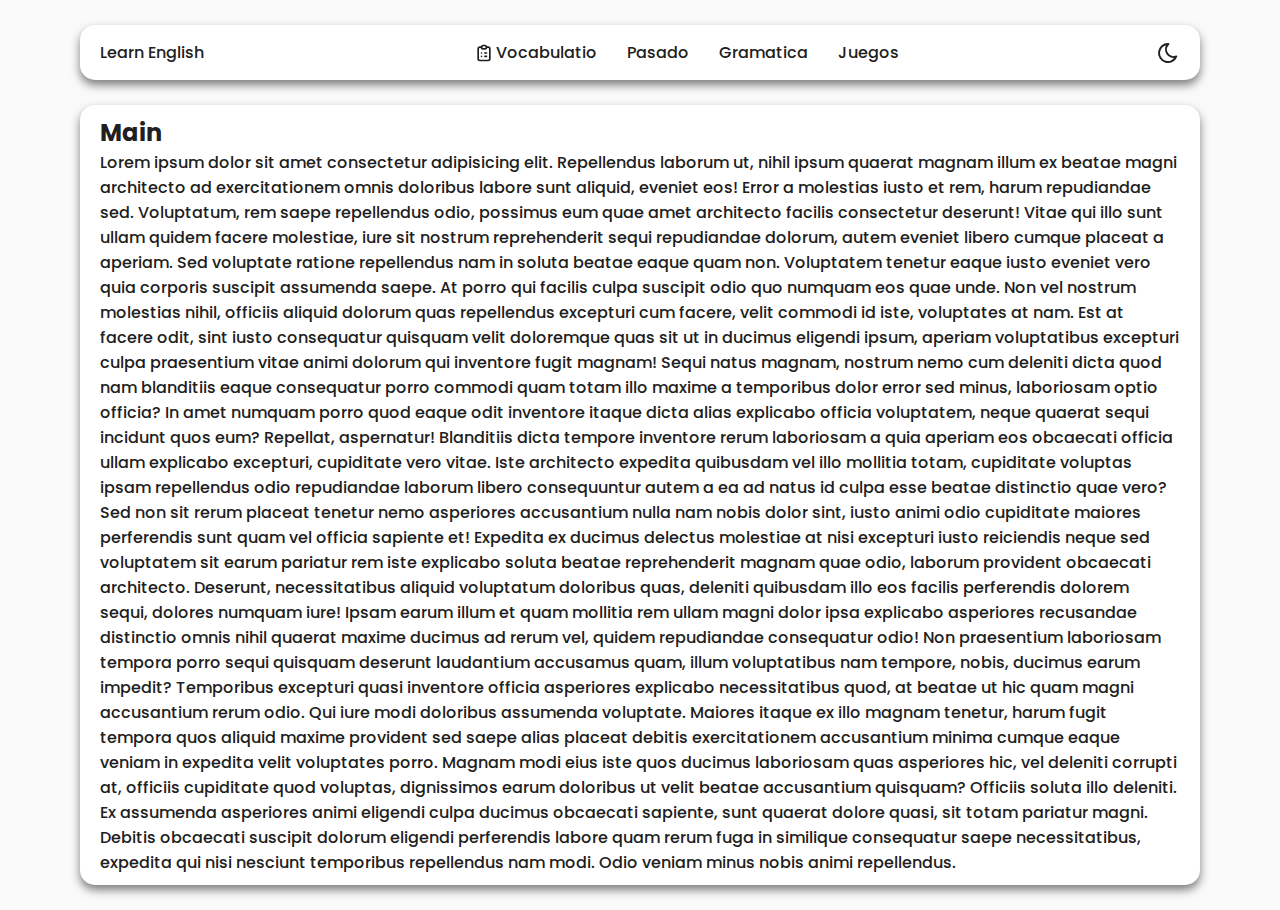
<file: index.html>
<!DOCTYPE html>
<html lang="en">
  <head>
    <meta charset="UTF-8" />
    <meta name="viewport" content="width=device-width, initial-scale=1.0" />
    <link rel="stylesheet" href="css/style.css" />
    <link
      href="https://unpkg.com/boxicons@2.1.4/css/boxicons.min.css"
      rel="stylesheet"
    />

    <title>Learning english</title>
  </head>
  <body>
    <header class="standard-measures">
      <p>Learn English</p>
      <nav>
        <ul>
          <li>
            <svg
              width="24"
              height="20"
              viewBox="0 0 24 24"
              fill="none"
              stroke="currentColor"
              stroke-width="2"
              stroke-linecap="round"
              stroke-linejoin="round"
              class="icon icon-tabler icons-tabler-outline icon-tabler-clipboard-list"
            >
              <path stroke="none" d="M0 0h24v24H0z" fill="none" />
              <path
                d="M9 5h-2a2 2 0 0 0 -2 2v12a2 2 0 0 0 2 2h10a2 2 0 0 0 2 -2v-12a2 2 0 0 0 -2 -2h-2"
              />
              <path
                d="M9 3m0 2a2 2 0 0 1 2 -2h2a2 2 0 0 1 2 2v0a2 2 0 0 1 -2 2h-2a2 2 0 0 1 -2 -2z"
              />
              <path d="M9 12l.01 0" />
              <path d="M13 12l2 0" />
              <path d="M9 16l.01 0" />
              <path d="M13 16l2 0" /></svg
            >Vocabulatio
          </li>
          <li>Pasado</li>
          <li>Gramatica</li>
          <li>Juegos</li>
        </ul>
      </nav>
      <svg
        xmlns="http://www.w3.org/2000/svg"
        width="24"
        height="24"
        viewBox="0 0 24 24"
        fill="none"
        stroke="currentColor"
        stroke-width="2"
        stroke-linecap="round"
        stroke-linejoin="round"
        class="icon icon-tabler icons-tabler-outline icon-tabler-moon"
      >
        <path stroke="none" d="M0 0h24v24H0z" fill="none" />
        <path
          d="M12 3c.132 0 .263 0 .393 0a7.5 7.5 0 0 0 7.92 12.446a9 9 0 1 1 -8.313 -12.454z"
        />
      </svg>
    </header>
    <main class="standard-measures">
      <h2>Main</h2>
      Lorem ipsum dolor sit amet consectetur adipisicing elit. Repellendus
      laborum ut, nihil ipsum quaerat magnam illum ex beatae magni architecto ad
      exercitationem omnis doloribus labore sunt aliquid, eveniet eos! Error a
      molestias iusto et rem, harum repudiandae sed. Voluptatum, rem saepe
      repellendus odio, possimus eum quae amet architecto facilis consectetur
      deserunt! Vitae qui illo sunt ullam quidem facere molestiae, iure sit
      nostrum reprehenderit sequi repudiandae dolorum, autem eveniet libero
      cumque placeat a aperiam. Sed voluptate ratione repellendus nam in soluta
      beatae eaque quam non. Voluptatem tenetur eaque iusto eveniet vero quia
      corporis suscipit assumenda saepe. At porro qui facilis culpa suscipit
      odio quo numquam eos quae unde. Non vel nostrum molestias nihil, officiis
      aliquid dolorum quas repellendus excepturi cum facere, velit commodi id
      iste, voluptates at nam. Est at facere odit, sint iusto consequatur
      quisquam velit doloremque quas sit ut in ducimus eligendi ipsum, aperiam
      voluptatibus excepturi culpa praesentium vitae animi dolorum qui inventore
      fugit magnam! Sequi natus magnam, nostrum nemo cum deleniti dicta quod nam
      blanditiis eaque consequatur porro commodi quam totam illo maxime a
      temporibus dolor error sed minus, laboriosam optio officia? In amet
      numquam porro quod eaque odit inventore itaque dicta alias explicabo
      officia voluptatem, neque quaerat sequi incidunt quos eum? Repellat,
      aspernatur! Blanditiis dicta tempore inventore rerum laboriosam a quia
      aperiam eos obcaecati officia ullam explicabo excepturi, cupiditate vero
      vitae. Iste architecto expedita quibusdam vel illo mollitia totam,
      cupiditate voluptas ipsam repellendus odio repudiandae laborum libero
      consequuntur autem a ea ad natus id culpa esse beatae distinctio quae
      vero? Sed non sit rerum placeat tenetur nemo asperiores accusantium nulla
      nam nobis dolor sint, iusto animi odio cupiditate maiores perferendis sunt
      quam vel officia sapiente et! Expedita ex ducimus delectus molestiae at
      nisi excepturi iusto reiciendis neque sed voluptatem sit earum pariatur
      rem iste explicabo soluta beatae reprehenderit magnam quae odio, laborum
      provident obcaecati architecto. Deserunt, necessitatibus aliquid
      voluptatum doloribus quas, deleniti quibusdam illo eos facilis perferendis
      dolorem sequi, dolores numquam iure! Ipsam earum illum et quam mollitia
      rem ullam magni dolor ipsa explicabo asperiores recusandae distinctio
      omnis nihil quaerat maxime ducimus ad rerum vel, quidem repudiandae
      consequatur odio! Non praesentium laboriosam tempora porro sequi quisquam
      deserunt laudantium accusamus quam, illum voluptatibus nam tempore, nobis,
      ducimus earum impedit? Temporibus excepturi quasi inventore officia
      asperiores explicabo necessitatibus quod, at beatae ut hic quam magni
      accusantium rerum odio. Qui iure modi doloribus assumenda voluptate.
      Maiores itaque ex illo magnam tenetur, harum fugit tempora quos aliquid
      maxime provident sed saepe alias placeat debitis exercitationem
      accusantium minima cumque eaque veniam in expedita velit voluptates porro.
      Magnam modi eius iste quos ducimus laboriosam quas asperiores hic, vel
      deleniti corrupti at, officiis cupiditate quod voluptas, dignissimos earum
      doloribus ut velit beatae accusantium quisquam? Officiis soluta illo
      deleniti. Ex assumenda asperiores animi eligendi culpa ducimus obcaecati
      sapiente, sunt quaerat dolore quasi, sit totam pariatur magni. Debitis
      obcaecati suscipit dolorum eligendi perferendis labore quam rerum fuga in
      similique consequatur saepe necessitatibus, expedita qui nisi nesciunt
      temporibus repellendus nam modi. Odio veniam minus nobis animi
      repellendus.
    </main>
  </body>
</html>
</file>
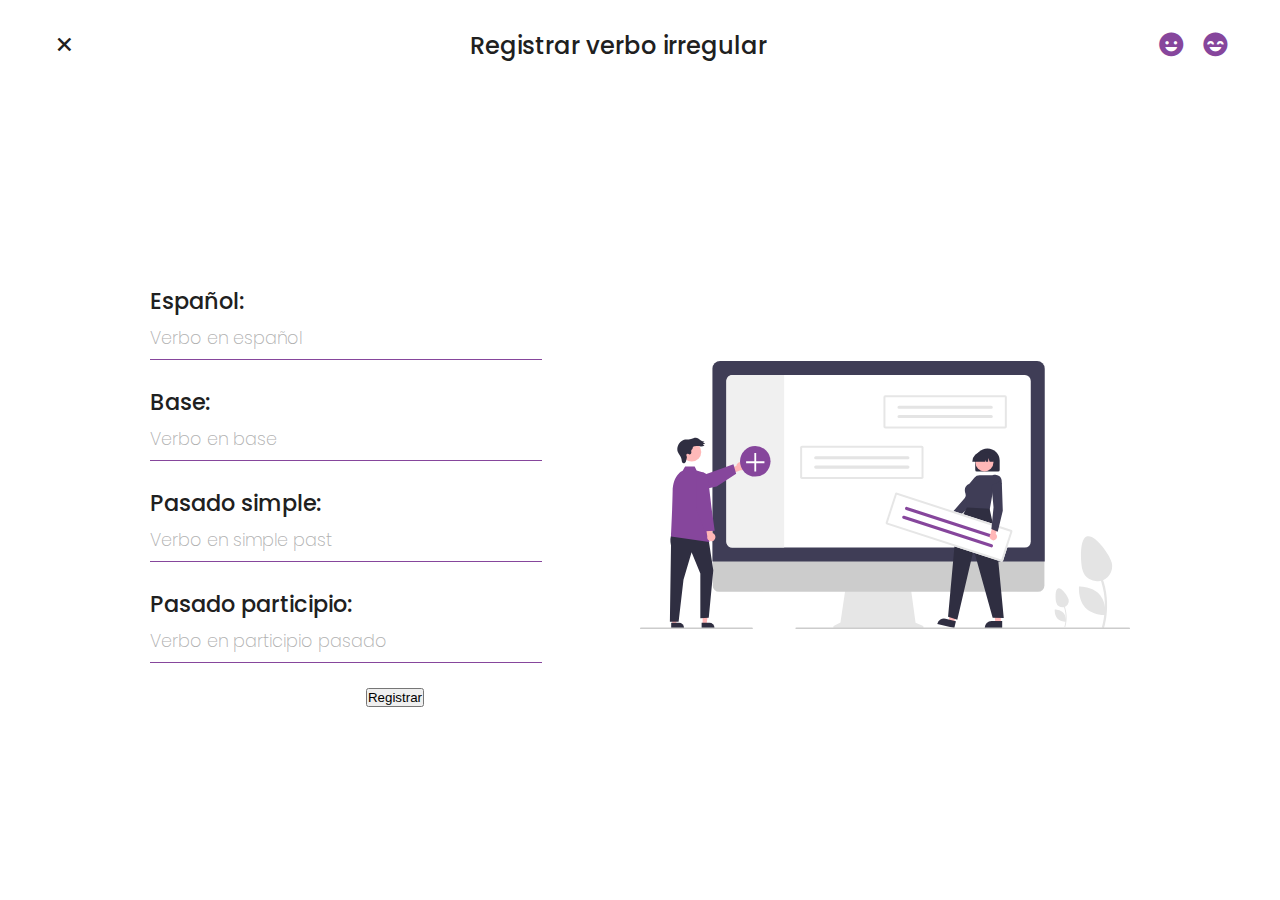
<file: pages/irregular.html>
<!DOCTYPE html>
<html lang="en">
  <head>
    <meta charset="UTF-8" />
    <meta name="viewport" content="width=device-width, initial-scale=1.0" />
    <link rel="stylesheet" href="irregular.css" />
    <link
      href="https://unpkg.com/boxicons@2.1.4/css/boxicons.min.css"
      rel="stylesheet"
    />
    <title>Escribe el verbo</title>
  </head>
  <body>
    <header class="header">
      <i class="bx bx-x"></i>
      <p class="title">Registrar verbo irregular</p>
      <div class="flex-row iconos-bien-mal">
        <div class="flex-row">
          <i class="bx bxs-happy" style="color: #86469c"></i>
        </div>
        <div class="flex-row">
          <i class="bx bxs-happy-beaming" style="color: #86469c"></i>
        </div>
      </div>
    </header>
    <main class="main">
      <form action="#" class="">
        <section class="form">
        <div class="input-group">
          <label for="español"> Español: </label>
          <input
            type="text"
            name="español"
            id="español"
            placeholder="Verbo en español"
          />
        </div>
        <div class="input-group">
          <label for="base"> Base: </label>
          <input
            type="text"
            name="base"
            id="base"
            placeholder="Verbo en base"
          />
        </div>
        <div class="input-group">
          <label for="simple-past"> Pasado simple: </label>
          <input
            type="text"
            name="simple-past"
            id="simple-past"
            placeholder="Verbo en simple past"
          />
        </div>
        <div class="input-group">
          <label for="participio-pasado"> Pasado participio: </label>
          <input
            type="text"
            name="participio-pasado"
            id="participio-pasado"
            placeholder="Verbo en participio pasado"
          />
        </div>
        <button type="submit" value="" > Registrar</button>
    </section>
      </form>
      <img
        class="ilustracion"
        src="../storage/ilustraciones/add.svg"
        alt="Elemento"
      />
    </main>
  </body>
</html>
</file>
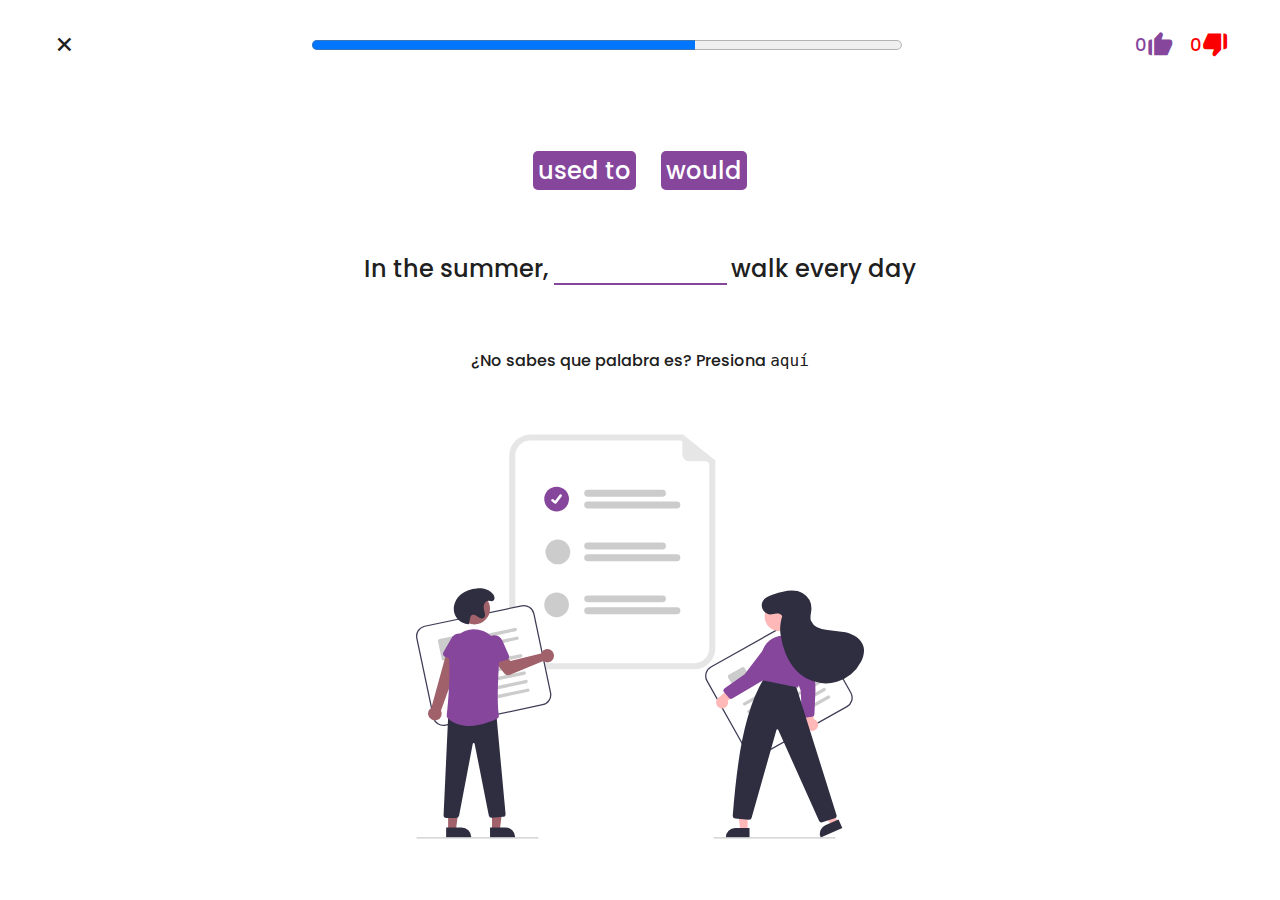
<file: pages/oracion.html>
<!DOCTYPE html>
<html lang="en">
  <head>
    <meta charset="UTF-8" />
    <meta name="viewport" content="width=device-width, initial-scale=1.0" />
    <link rel="stylesheet" href="oracion.css" />
    <link
      href="https://unpkg.com/boxicons@2.1.4/css/boxicons.min.css"
      rel="stylesheet"
    />
    <title>Completar oraciones</title>
  </head>
  <body>
    <header class="header">
      <i class="bx bx-x" undefined></i>
      <progress class="barra-progreso" value="65" max="100"></progress>
      <div class="flex-row iconos-bien-mal">
        <div class="flex-row">
          <span class="bien">0</span>
          <i class="bx bxs-like" style="color: #86469c"></i>
        </div>
        <div class="flex-row">
          <span class="mal">0</span>
          <i class="bx bxs-dislike" style="color: #fb0000"></i>
        </div>
      </div>
    </header>
    <main class="main">
      <ul class="options-word">
        <li>used to</li>
        <li>would</li>
      </ul>
      <section class="oracion">
        <span class="sentence">In the summer, </span>
        <input class="input-complete" type="text" />
        <span class="sentence">walk every day</span>
      </section>
      <p>¿No sabes que palabra es? Presiona <code>aquí</code></p>
      <img
        class="ilustracion"
        src="../storage/ilustraciones/completed.svg"
        alt=""
      />
    </main>
  </body>
</html>
</file>
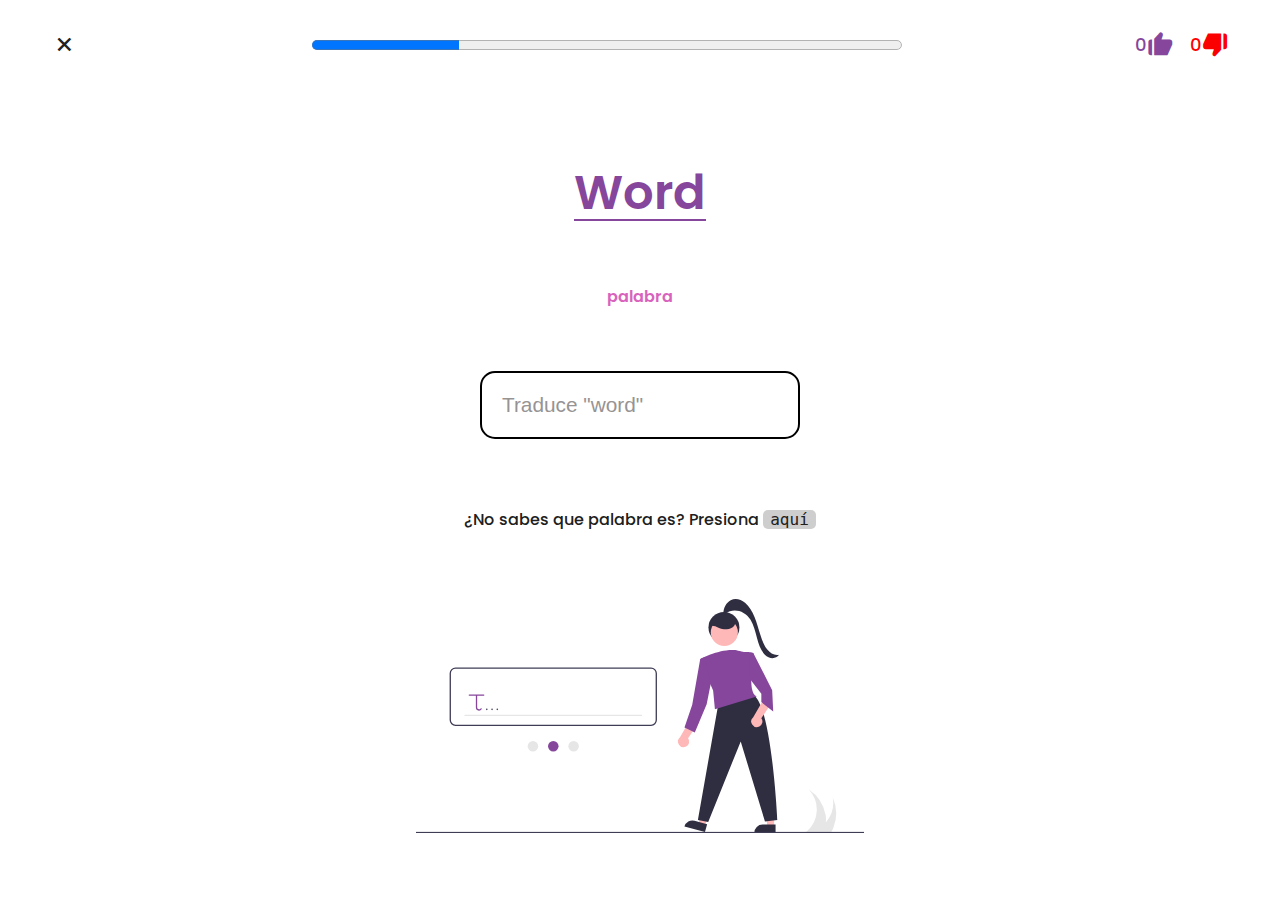
<file: pages/traducir.html>
<!DOCTYPE html>
<html lang="en">
  <head>
    <meta charset="UTF-8" />
    <meta name="viewport" content="width=device-width, initial-scale=1.0" />
    <link rel="stylesheet" href="traducir.css" />
    <link
      href="https://unpkg.com/boxicons@2.1.4/css/boxicons.min.css"
      rel="stylesheet"
    />
    <title>Escribe el verbo</title>
  </head>
  <body>
    <header class="header">
      <i class="bx bx-x" undefined></i>
      <progress class="barra-progreso" value="25" max="100"></progress>
      <div class="flex-row iconos-bien-mal">
        <div class="flex-row">
          <span class="bien">0</span>
          <i class="bx bxs-like" style="color: #86469c"></i>
        </div>
        <div class="flex-row">
          <span class="mal">0</span>
          <i class="bx bxs-dislike" style="color: #fb0000"></i>
        </div>
      </div>
    </header>

    <main class="main">
        <p class="word">Word</p>
         <p class="show-word">palabra</p> <!-- Esto solo se mostrará si hace click en 'aquí' -->
        <form class="formulario" action="#">
            <input class="input-word" type="text" placeholder='Traduce "word"' />
        </form>
        <p>¿No sabes que palabra es? Presiona <code>aquí</code></p>
        <img
          class="ilustracion"
          src="../storage/ilustraciones/text field.svg"
          alt="Elemento"
        />
    </main>
  </body>
</html>
</file>
<file: css/style.css>
@import url('https://fonts.googleapis.com/css2?family=Poppins:wght@200&display=swap');
:root{
    /* --color-background: #0F1014;
    --color-elementes: #15171C;
    --color-hover: #0F1014;
    --color-text: #fff; */
    --color-background: #FAFAFA;
    --color-elementes: #fff; 
    --color-hover: #EEEEEE; 
    --color-text: #202020;
    --color-shadow: 0px 5px 10px 0px rgba(0, 0, 0, 0.5);
}

*{
    margin: 0;
    padding: 0;
    box-sizing: border-box;
}

body{
    background-color: var(--color-background);
    font-size: 1rem;
    font-family: 'Poppins', sans-serif;
    font-weight: 500;
    color: var(--color-text);
}

header{
    display: flex;
    align-items: center;
    justify-content: space-between;

}

header nav ul{
    width: 100%;
    height: 100%;
    display: flex;
    flex-direction: row;
    align-items: center;
    justify-content: space-evenly;
    list-style: none;
}

header nav ul li{
    margin-left: 10px;
    padding: 5px 10px;
    transition: all ease 0.5s;
    display: flex;
    align-items: center;
    justify-content: space-between;
    /* background-color: teal; */
}

header nav ul li:hover{
    border-radius: 50px ;
    box-sizing: border-box;
    background-color: var(--color-hover);
}

.standard-measures{
    box-shadow: var(--color-shadow);

    background-color: var(--color-elementes);
    margin: 25px 80px;
    border-radius: 15px;
    padding: 10px 20px;
    /* border: 1px solid #EEEEEE; */
}
</file>
<file: pages/irregular.css>
@import url('https://fonts.googleapis.com/css2?family=Poppins:wght@200&display=swap');

:root{
    /* --color-background: #0F1014;
    --color-elementes: #15171C;
    --color-hover: #0F1014;
    --color-text: #fff; */
    --color-background: #FAFAFA;
    --color-elementes: #fff; 
    --color-hover: #EEEEEE; 
    --color-text: #202020;
    --color-pourple: #86469C;
    --color-shadow: 0px 5px 10px 0px rgba(0, 0, 0, 0.5);
}

*{
    margin: 0;
    padding: 0;
    box-sizing: border-box;
}

body{
    background-color: var(--color-elementes);
    font-size: 1rem;
    font-family: 'Poppins', sans-serif;
    font-weight: 500;
    color: var(--color-text);
}

.header{
    height: 10vh;
    display: flex;
    justify-content: space-between;
    align-items: center;
    margin: 0 50px;

}

.header i{
    font-size: 1.8rem;
}

.title{
    font-size: 1.5rem;
}

.flex-row{
    display: flex;
    flex-direction: row;
    justify-content: center;
    align-items: center;
}

.iconos-bien-mal{
    gap: 15px;
    font-size: 18px;
}

.bien{
    color: var(--color-pourple);
}

.mal{
    color: red;
}

/* .main{
    height: 90vh;
    display: flex;
    flex-direction: column;
    justify-content: space-evenly;
    align-items: center;
} */

.main{
    height: 90vh;
    display: grid;
    grid-template-columns: repeat(auto-fit, minmax(50%, 1fr));
    justify-content: center;
    align-items: center;
    padding: 0 150px;
}

.ilustracion{
    width: 100%;
}

.form{
    /* border: 1px solid red; */
    width: 100%;
    /* height: 30%; */
    display: flex;
    flex-direction: column;
    justify-content: center;
    align-items: center;
    gap: 25px;
}

.input-group{
    display: flex;
    flex-direction: column;
    justify-content: center;
    align-items: start;
    width: 100%;
    padding-left: auto;
}

.input-group label{
    font-size: 1.4rem;
}

.input-group input{
    border-top: 0;
    border-left: 0;
    border-right: 0;
    border-bottom: 1px solid var(--color-pourple);
    /* border: 1px solid #86469C; */
    padding: 10px 0px;
    /* border-radius: 10px; */
    font-size: 1.1rem;
    width: 80%;
    font-weight: 400;
}

.input-group input:focus{
    /* outline: 2px solid #86469C; */
    outline: 0;
}

.input-group input::placeholder{
    font-size: 1.1rem;
    color: #b0b0b0;
    font-weight: 200;
    font-family: 'Poppins', sans-serif;

}
</file>
<file: pages/oracion.css>
@import url('https://fonts.googleapis.com/css2?family=Poppins:wght@200&display=swap');

:root{
    /* --color-background: #0F1014;
    --color-elementes: #15171C;
    --color-hover: #0F1014;
    --color-text: #fff; */
    --color-background: #FAFAFA;
    --color-elementes: #fff; 
    --color-hover: #EEEEEE; 
    --color-text: #202020;
    --color-pourple: #86469C;
    --color-shadow: 0px 5px 10px 0px rgba(0, 0, 0, 0.5);
}

*{
    margin: 0;
    padding: 0;
    box-sizing: border-box;
}

body{
    background-color: var(--color-elementes);
    font-size: 1rem;
    font-family: 'Poppins', sans-serif;
    font-weight: 500;
    color: var(--color-text);
}

.header{
    height: 10vh;
    display: flex;
    justify-content: space-between;
    align-items: center;
    margin: 0 50px;

}

.header i{
    font-size: 1.8rem;
}

.barra-progreso{
    height: 20px;
    width: 50%;
}

.flex-row{
    display: flex;
    flex-direction: row;
    justify-content: center;
    align-items: center;
}

.iconos-bien-mal{
    gap: 15px;
    font-size: 18px;
}

.bien{
    color: var(--color-pourple);
}

.mal{
    color: red;
}

.main{
    height: 90vh;
    display: flex;
    flex-direction: column;
    justify-content: space-evenly;
    align-items: center;
}

.options-word{
    width: 40%;
    /* border: 1px solid red; */
    list-style: none;
    display: flex;
    justify-content: center;
    align-items: center;
    gap: 25px;
}

.options-word li{
    background-color: var(--color-pourple);
    color: white;
    padding: 2px 5px;
    border-radius: 5px;
    font-size: 1.5rem;
}
.oracion{
    text-align: center;
}

.sentence{
    font-size: 1.5rem;
}

.input-complete{
    text-align: center;
    width: 25%;
    font-size: 1.5rem;
    border-top: 0;
    border-left: 0;
    border-right: 0;
    border-bottom: 2px solid var(--color-pourple);
    color: var(--color-pourple);
}

.input-complete:focus{
    outline: none;
}

.ilustracion{
    width: 35%;
    height: 50%;
}
</file>
<file: pages/traducir.css>
@import url('https://fonts.googleapis.com/css2?family=Poppins:wght@200&display=swap');

:root{
    /* --color-background: #0F1014;
    --color-elementes: #15171C;
    --color-hover: #0F1014;
    --color-text: #fff; */
    --color-background: #FAFAFA;
    --color-elementes: #fff; 
    --color-hover: #EEEEEE; 
    --color-text: #202020;
    --color-pourple: #86469C;
    --color-shadow: 0px 5px 10px 0px rgba(0, 0, 0, 0.5);
}

*{
    margin: 0;
    padding: 0;
    box-sizing: border-box;
}

body{
    background-color: var(--color-elementes);
    font-size: 1rem;
    font-family: 'Poppins', sans-serif;
    font-weight: 500;
    color: var(--color-text);
}

.header{
    height: 10vh;
    display: flex;
    justify-content: space-between;
    align-items: center;
    margin: 0 50px;

}

.header i{
    font-size: 1.8rem;
}

.barra-progreso{
    height: 20px;
    width: 50%;
}

.flex-row{
    display: flex;
    flex-direction: row;
    justify-content: center;
    align-items: center;
}

.iconos-bien-mal{
    gap: 15px;
    font-size: 18px;
}

.bien{
    color: var(--color-pourple);
}

.mal{
    color: red;
}

.main{
height: 90vh;
display: flex;
flex-direction: column;
justify-content: space-evenly;
align-items: center;
}

.ilustracion{
    width: 35%;
}

.word{
    font-size: 3rem;
    color: var(--color-pourple);
    font-weight: 600;
}

.word::after{
    content: '';
    width: 100%;
    height: 2px;
    background-color: var(--color-pourple);
    display: block;
    margin-top: -10px;
}

.show-word{
    margin: -5px 0;
    font-weight: 600;
    color: #D862BC;
}

.formulario{
    width: 25%;
}

.input-word{
    padding: 20px;
    border-radius: 15px;
    width: 100%;
    border: 2px solid black;
    font-size: 1.3rem;
}
.input-word::placeholder{
    color: rgb(151, 147, 147);
}

code{
    background-color: rgb(206, 206, 206);
    padding: 0 7px;
    border-radius: 5px;
}
</file>
